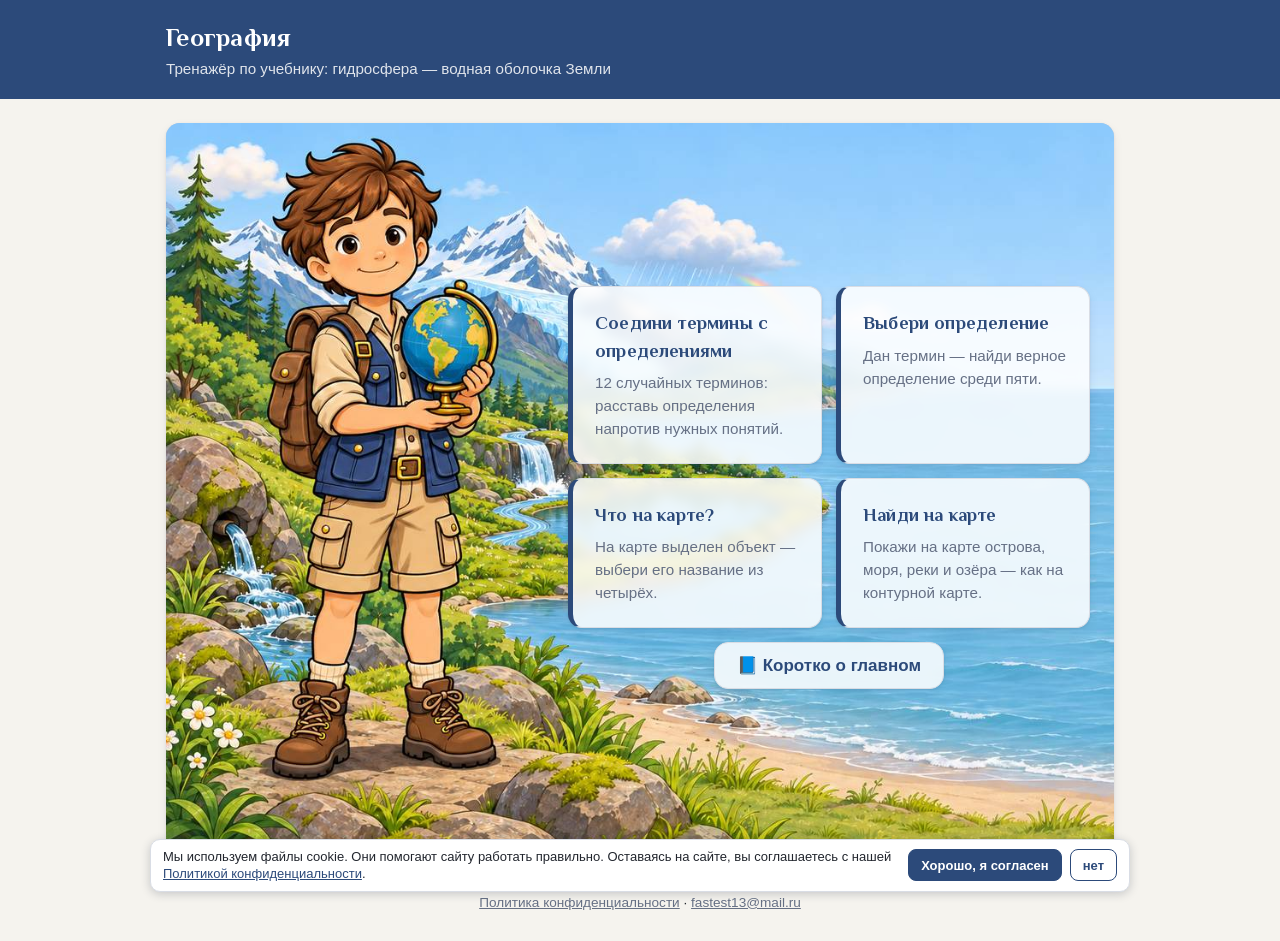
<file: index.html>
<!DOCTYPE html>
<html lang="ru">
<head>
  <meta charset="utf-8">
  <meta name="viewport" content="width=device-width, initial-scale=1">
  <title>География: гидросфера — тренажёр</title>
  <link rel="icon" type="image/png" sizes="32x32" href="favicon.png">
  <link rel="icon" type="image/svg+xml" href="favicon.svg">
  <link rel="stylesheet" href="css/style.css?v=20261113b">
</head>
<body>
  <header class="site-header">
    <div class="wrap">
      <h1>География</h1>
      <p class="subtitle">Тренажёр по учебнику: гидросфера — водная оболочка Земли</p>
    </div>
  </header>

  <main class="wrap">
    <section id="menu" class="menu">
      <figure class="hero"><img src="images/hero.jpg" alt="Мальчик-путешественник с глобусом на фоне гор, рек и океана" width="1280" height="853"></figure>
      <div class="menu-cards">
        <button type="button" class="menu-card" data-mode="match">
          <span class="menu-title">Соедини термины с определениями</span>
          <span class="menu-desc">12 случайных терминов: расставь определения напротив нужных понятий.</span>
        </button>
        <button type="button" class="menu-card" data-mode="terms">
          <span class="menu-title">Выбери определение</span>
          <span class="menu-desc">Дан термин — найди верное определение среди пяти.</span>
        </button>
        <button type="button" class="menu-card" data-mode="mapname">
          <span class="menu-title">Что на карте?</span>
          <span class="menu-desc">На карте выделен объект — выбери его название из четырёх.</span>
        </button>
        <button type="button" class="menu-card" data-mode="map">
          <span class="menu-title">Найди на карте</span>
          <span class="menu-desc">Покажи на карте острова, моря, реки и озёра — как на контурной карте.</span>
        </button>
        <a class="memo-pill" href="pamyatka.html">📘 Коротко о главном</a>
      </div>
    </section>

    <section id="mode" class="mode" hidden></section>
  </main>

  <footer class="site-footer wrap">
    <a href="privacy.html">Политика конфиденциальности</a>
    · <a href="mailto:fastest13@mail.ru?subject=%D0%A2%D0%B5%D1%81%D1%82%20%D0%93%D0%B8%D0%B4%D1%80%D0%BE%D1%81%D1%84%D0%B5%D1%80%D0%B0">fastest13@mail.ru</a>
  </footer>

  <script src="js/data.js?v=20261113b"></script>
  <script src="js/common.js?v=20261113b"></script>
  <script src="js/mode-match.js?v=20261113b"></script>
  <script src="js/mode-term-quiz.js?v=20261113b"></script>
  <script src="js/map-data.js?v=20261113b"></script>
  <script src="js/map-objects.js?v=20261113b"></script>
  <script src="js/map-view.js?v=20261113b"></script>
  <script src="js/mode-map.js?v=20261113b"></script>
  <script src="js/mode-map-name.js?v=20261113b"></script>
  <script src="js/analytics.js?v=20261113b"></script>
  <script src="js/app.js?v=20261113b"></script>
</body>
</html>
</file>
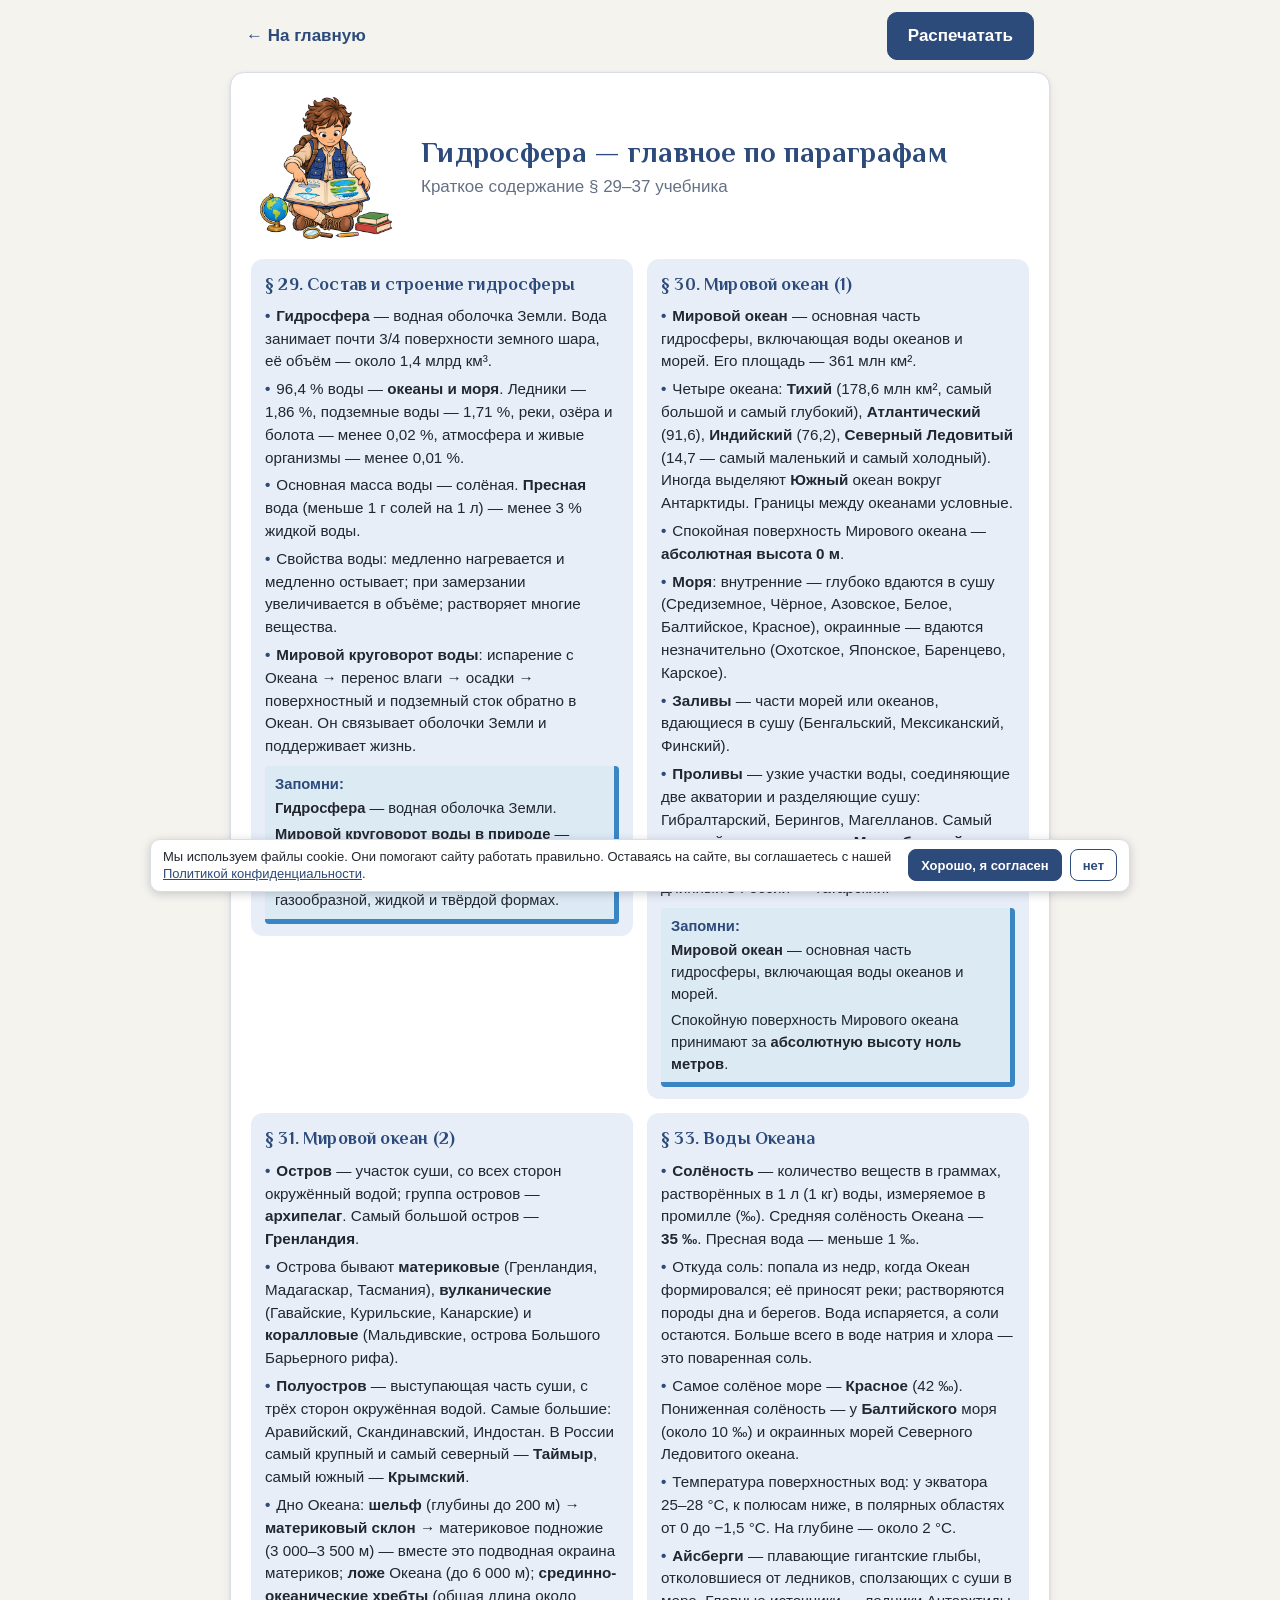
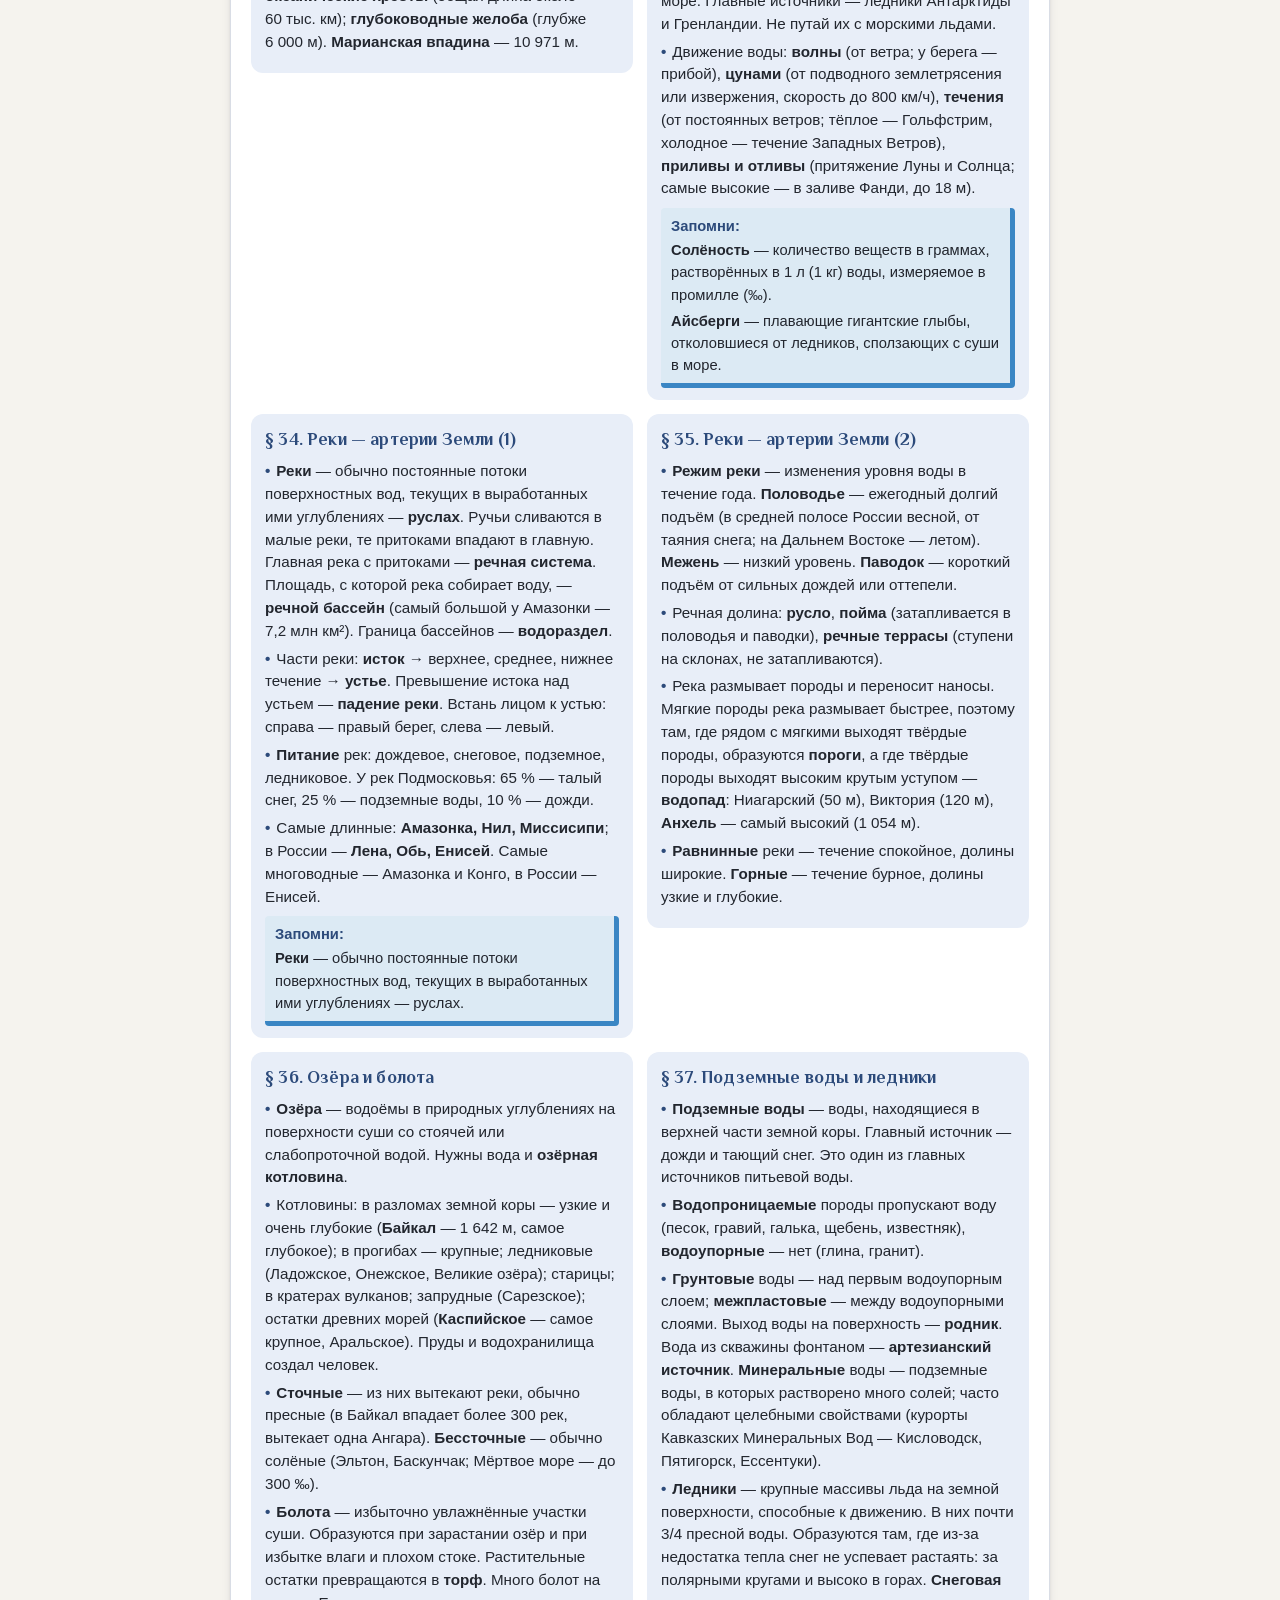
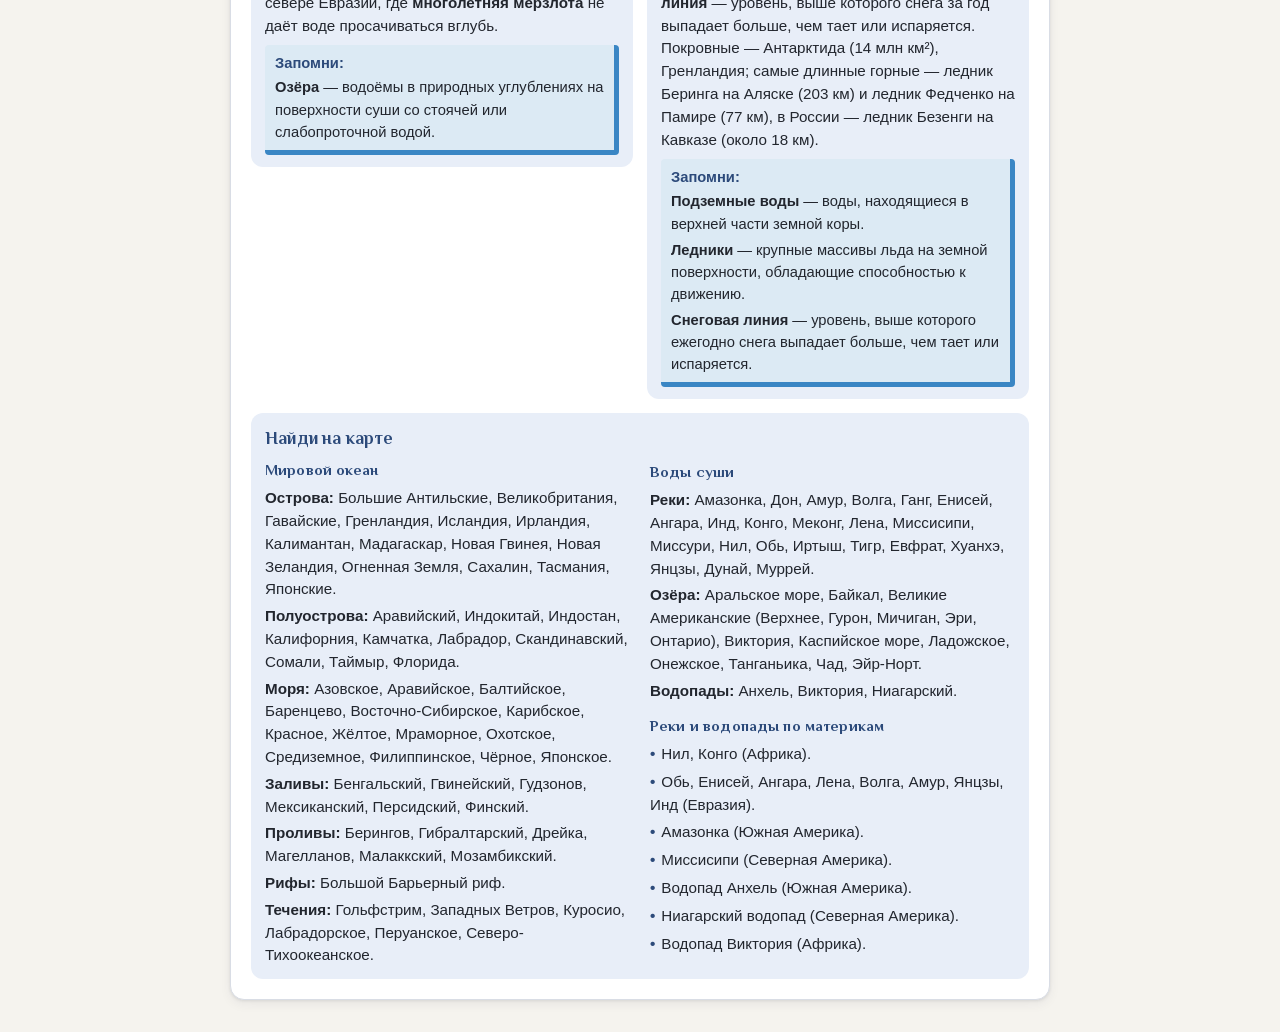
<file: pamyatka.html>
<!DOCTYPE html>
<html lang="ru">
<head>
  <meta charset="utf-8">
  <meta name="viewport" content="width=device-width, initial-scale=1">
  <title>Гидросфера — главное по параграфам</title>
  <link rel="icon" type="image/png" sizes="32x32" href="favicon.png">
  <link rel="icon" type="image/svg+xml" href="favicon.svg">
  <link rel="stylesheet" href="css/style.css?v=20261113b">
</head>
<body data-page="pamyatka">
  <div class="memo-bar">
    <a class="back-link" href="index.html">← На главную</a>
    <button type="button" class="btn primary" id="memo-print">Распечатать</button>
  </div>

  <main class="memo">
    <header class="memo-head">
      <img class="memo-pic" src="images/boy-study.png" alt="Мальчик-путешественник изучает атлас" width="480" height="480">
      <div>
        <h1>Гидросфера — главное по параграфам</h1>
        <p class="memo-sub">Краткое содержание § 29–37 учебника</p>
      </div>
    </header>

    <div class="memo-grid">
      <section class="memo-sec">
        <h2>§ 29. Состав и строение гидросферы</h2>
        <ul class="memo-list">
          <li><b>Гидросфера</b> — водная оболочка Земли. Вода занимает почти 3/4 поверхности земного шара, её объём — около 1,4&nbsp;млрд км³.</li>
          <li>96,4&nbsp;% воды — <b>океаны и моря</b>. Ледники — 1,86&nbsp;%, подземные воды — 1,71&nbsp;%, реки, озёра и болота — менее 0,02&nbsp;%, атмосфера и живые организмы — менее 0,01&nbsp;%.</li>
          <li>Основная масса воды — солёная. <b>Пресная</b> вода (меньше 1&nbsp;г солей на 1&nbsp;л) — менее 3&nbsp;% жидкой воды.</li>
          <li>Свойства воды: медленно нагревается и медленно остывает; при замерзании увеличивается в объёме; растворяет многие вещества.</li>
          <li><b>Мировой круговорот воды</b>: испарение с Океана → перенос влаги → осадки → поверхностный и подземный сток обратно в Океан. Он связывает оболочки Земли и поддерживает жизнь.</li>
        </ul>
        <div class="memo-defs">
          <p class="memo-defs-label">Запомни:</p>
          <p><b>Гидросфера</b> — водная оболочка Земли.</p>
          <p><b>Мировой круговорот воды в природе</b> — непрерывное перемещение воды в атмосфере, гидросфере, биосфере и земной коре в газообразной, жидкой и твёрдой формах.</p>
        </div>
      </section>
      <section class="memo-sec">
        <h2>§ 30. Мировой океан (1)</h2>
        <ul class="memo-list">
          <li><b>Мировой океан</b> — основная часть гидросферы, включающая воды океанов и морей. Его площадь — 361&nbsp;млн км².</li>
          <li>Четыре океана: <b>Тихий</b> (178,6&nbsp;млн км², самый большой и самый глубокий), <b>Атлантический</b> (91,6), <b>Индийский</b> (76,2), <b>Северный Ледовитый</b> (14,7 — самый маленький и самый холодный). Иногда выделяют <b>Южный</b> океан вокруг Антарктиды. Границы между океанами условные.</li>
          <li>Спокойная поверхность Мирового океана — <b>абсолютная высота 0&nbsp;м</b>.</li>
          <li><b>Моря</b>: внутренние — глубоко вдаются в сушу (Средиземное, Чёрное, Азовское, Белое, Балтийское, Красное), окраинные — вдаются незначительно (Охотское, Японское, Баренцево, Карское).</li>
          <li><b>Заливы</b> — части морей или океанов, вдающиеся в сушу (Бенгальский, Мексиканский, Финский).</li>
          <li><b>Проливы</b> — узкие участки воды, соединяющие две акватории и разделяющие сушу: Гибралтарский, Берингов, Магелланов. Самый длинный пролив в мире — <b>Мозамбикский</b>, самый широкий — <b>пролив Дрейка</b>; самый длинный в России — Татарский.</li>
        </ul>
        <div class="memo-defs">
          <p class="memo-defs-label">Запомни:</p>
          <p><b>Мировой океан</b> — основная часть гидросферы, включающая воды океанов и морей.</p>
          <p>Спокойную поверхность Мирового океана принимают за <b>абсолютную высоту ноль метров</b>.</p>
        </div>
      </section>
      <section class="memo-sec">
        <h2>§ 31. Мировой океан (2)</h2>
        <ul class="memo-list">
          <li><b>Остров</b> — участок суши, со всех сторон окружённый водой; группа островов — <b>архипелаг</b>. Самый большой остров — <b>Гренландия</b>.</li>
          <li>Острова бывают <b>материковые</b> (Гренландия, Мадагаскар, Тасмания), <b>вулканические</b> (Гавайские, Курильские, Канарские) и <b>коралловые</b> (Мальдивские, острова Большого Барьерного рифа).</li>
          <li><b>Полуостров</b> — выступающая часть суши, с трёх сторон окружённая водой. Самые большие: Аравийский, Скандинавский, Индостан. В России самый крупный и самый северный — <b>Таймыр</b>, самый южный — <b>Крымский</b>.</li>
          <li>Дно Океана: <b>шельф</b> (глубины до 200&nbsp;м) → <b>материковый склон</b> → материковое подножие (3&nbsp;000–3&nbsp;500&nbsp;м) — вместе это подводная окраина материков; <b>ложе</b> Океана (до 6&nbsp;000&nbsp;м); <b>срединно-океанические хребты</b> (общая длина около 60&nbsp;тыс. км); <b>глубоководные желоба</b> (глубже 6&nbsp;000&nbsp;м). <b>Марианская впадина</b> — 10&nbsp;971&nbsp;м.</li>
        </ul>
      </section>
      <section class="memo-sec">
        <h2>§ 33. Воды Океана</h2>
        <ul class="memo-list">
          <li><b>Солёность</b> — количество веществ в граммах, растворённых в 1&nbsp;л (1 кг) воды, измеряемое в промилле (‰). Средняя солёность Океана — <b>35&nbsp;‰</b>. Пресная вода — меньше 1&nbsp;‰.</li>
          <li>Откуда соль: попала из недр, когда Океан формировался; её приносят реки; растворяются породы дна и берегов. Вода испаряется, а соли остаются. Больше всего в воде натрия и хлора — это поваренная соль.</li>
          <li>Самое солёное море — <b>Красное</b> (42&nbsp;‰). Пониженная солёность — у <b>Балтийского</b> моря (около 10&nbsp;‰) и окраинных морей Северного Ледовитого океана.</li>
          <li>Температура поверхностных вод: у экватора 25–28&nbsp;°C, к полюсам ниже, в полярных областях от 0 до −1,5&nbsp;°C. На глубине — около 2&nbsp;°C.</li>
          <li><b>Айсберги</b> — плавающие гигантские глыбы, отколовшиеся от ледников, сползающих с суши в море. Главные источники — ледники Антарктиды и Гренландии. Не путай их с морскими льдами.</li>
          <li>Движение воды: <b>волны</b> (от ветра; у берега — прибой), <b>цунами</b> (от подводного землетрясения или извержения, скорость до 800&nbsp;км/ч), <b>течения</b> (от постоянных ветров; тёплое — Гольфстрим, холодное — течение Западных Ветров), <b>приливы и отливы</b> (притяжение Луны и Солнца; самые высокие — в заливе Фанди, до 18&nbsp;м).</li>
        </ul>
        <div class="memo-defs">
          <p class="memo-defs-label">Запомни:</p>
          <p><b>Солёность</b> — количество веществ в граммах, растворённых в 1&nbsp;л (1&nbsp;кг) воды, измеряемое в промилле (‰).</p>
          <p><b>Айсберги</b> — плавающие гигантские глыбы, отколовшиеся от ледников, сползающих с суши в море.</p>
        </div>
      </section>
      <section class="memo-sec">
        <h2>§ 34. Реки — артерии Земли (1)</h2>
        <ul class="memo-list">
          <li><b>Реки</b> — обычно постоянные потоки поверхностных вод, текущих в выработанных ими углублениях — <b>руслах</b>. Ручьи сливаются в малые реки, те притоками впадают в главную. Главная река с притоками — <b>речная система</b>. Площадь, с которой река собирает воду, — <b>речной бассейн</b> (самый большой у Амазонки — 7,2&nbsp;млн км²). Граница бассейнов — <b>водораздел</b>.</li>
          <li>Части реки: <b>исток</b> → верхнее, среднее, нижнее течение → <b>устье</b>. Превышение истока над устьем — <b>падение реки</b>. Встань лицом к устью: справа — правый берег, слева — левый.</li>
          <li><b>Питание</b> рек: дождевое, снеговое, подземное, ледниковое. У рек Подмосковья: 65&nbsp;% — талый снег, 25&nbsp;% — подземные воды, 10&nbsp;% — дожди.</li>
          <li>Самые длинные: <b>Амазонка, Нил, Миссисипи</b>; в России — <b>Лена, Обь, Енисей</b>. Самые многоводные — Амазонка и Конго, в России — Енисей.</li>
        </ul>
        <div class="memo-defs">
          <p class="memo-defs-label">Запомни:</p>
          <p><b>Реки</b> — обычно постоянные потоки поверхностных вод, текущих в выработанных ими углублениях — руслах.</p>
        </div>
      </section>
      <section class="memo-sec">
        <h2>§ 35. Реки — артерии Земли (2)</h2>
        <ul class="memo-list">
          <li><b>Режим реки</b> — изменения уровня воды в течение года. <b>Половодье</b> — ежегодный долгий подъём (в средней полосе России весной, от таяния снега; на Дальнем Востоке — летом). <b>Межень</b> — низкий уровень. <b>Паводок</b> — короткий подъём от сильных дождей или оттепели.</li>
          <li>Речная долина: <b>русло</b>, <b>пойма</b> (затапливается в половодья и паводки), <b>речные террасы</b> (ступени на склонах, не затапливаются).</li>
          <li>Река размывает породы и переносит наносы. Мягкие породы река размывает быстрее, поэтому там, где рядом с мягкими выходят твёрдые породы, образуются <b>пороги</b>, а где твёрдые породы выходят высоким крутым уступом — <b>водопад</b>: Ниагарский (50&nbsp;м), Виктория (120&nbsp;м), <b>Анхель</b> — самый высокий (1&nbsp;054&nbsp;м).</li>
          <li><b>Равнинные</b> реки — течение спокойное, долины широкие. <b>Горные</b> — течение бурное, долины узкие и глубокие.</li>
        </ul>
      </section>
      <section class="memo-sec">
        <h2>§ 36. Озёра и болота</h2>
        <ul class="memo-list">
          <li><b>Озёра</b> — водоёмы в природных углублениях на поверхности суши со стоячей или слабопроточной водой. Нужны вода и <b>озёрная котловина</b>.</li>
          <li>Котловины: в разломах земной коры — узкие и очень глубокие (<b>Байкал</b> — 1&nbsp;642&nbsp;м, самое глубокое); в прогибах — крупные; ледниковые (Ладожское, Онежское, Великие озёра); старицы; в кратерах вулканов; запрудные (Сарезское); остатки древних морей (<b>Каспийское</b> — самое крупное, Аральское). Пруды и водохранилища создал человек.</li>
          <li><b>Сточные</b> — из них вытекают реки, обычно пресные (в Байкал впадает более 300 рек, вытекает одна Ангара). <b>Бессточные</b> — обычно солёные (Эльтон, Баскунчак; Мёртвое море — до 300&nbsp;‰).</li>
          <li><b>Болота</b> — избыточно увлажнённые участки суши. Образуются при зарастании озёр и при избытке влаги и плохом стоке. Растительные остатки превращаются в <b>торф</b>. Много болот на севере Евразии, где <b>многолетняя мерзлота</b> не даёт воде просачиваться вглубь.</li>
        </ul>
        <div class="memo-defs">
          <p class="memo-defs-label">Запомни:</p>
          <p><b>Озёра</b> — водоёмы в природных углублениях на поверхности суши со стоячей или слабопроточной водой.</p>
        </div>
      </section>
      <section class="memo-sec">
        <h2>§ 37. Подземные воды и ледники</h2>
        <ul class="memo-list">
          <li><b>Подземные воды</b> — воды, находящиеся в верхней части земной коры. Главный источник — дожди и тающий снег. Это один из главных источников питьевой воды.</li>
          <li><b>Водопроницаемые</b> породы пропускают воду (песок, гравий, галька, щебень, известняк), <b>водоупорные</b> — нет (глина, гранит).</li>
          <li><b>Грунтовые</b> воды — над первым водоупорным слоем; <b>межпластовые</b> — между водоупорными слоями. Выход воды на поверхность — <b>родник</b>. Вода из скважины фонтаном — <b>артезианский источник</b>. <b>Минеральные</b> воды — подземные воды, в которых растворено много солей; часто обладают целебными свойствами (курорты Кавказских Минеральных Вод — Кисловодск, Пятигорск, Ессентуки).</li>
          <li><b>Ледники</b> — крупные массивы льда на земной поверхности, способные к движению. В них почти 3/4 пресной воды. Образуются там, где из-за недостатка тепла снег не успевает растаять: за полярными кругами и высоко в горах. <b>Снеговая линия</b> — уровень, выше которого снега за год выпадает больше, чем тает или испаряется. Покровные — Антарктида (14&nbsp;млн км²), Гренландия; самые длинные горные — ледник Беринга на Аляске (203&nbsp;км) и ледник Федченко на Памире (77&nbsp;км), в России — ледник Безенги на Кавказе (около 18&nbsp;км).</li>
        </ul>
        <div class="memo-defs">
          <p class="memo-defs-label">Запомни:</p>
          <p><b>Подземные воды</b> — воды, находящиеся в верхней части земной коры.</p>
          <p><b>Ледники</b> — крупные массивы льда на земной поверхности, обладающие способностью к движению.</p>
          <p><b>Снеговая линия</b> — уровень, выше которого ежегодно снега выпадает больше, чем тает или испаряется.</p>
        </div>
      </section>
      <section class="memo-sec memo-wide">
        <h2>Найди на карте</h2>
        <div class="memo-cols">
          <div class="memo-group">
            <h3>Мировой океан</h3>
            <p><b>Острова:</b> Большие Антильские, Великобритания, Гавайские, Гренландия, Исландия, Ирландия, Калимантан, Мадагаскар, Новая Гвинея, Новая Зеландия, Огненная Земля, Сахалин, Тасмания, Японские.</p>
            <p><b>Полуострова:</b> Аравийский, Индокитай, Индостан, Калифорния, Камчатка, Лабрадор, Скандинавский, Сомали, Таймыр, Флорида.</p>
            <p><b>Моря:</b> Азовское, Аравийское, Балтийское, Баренцево, Восточно-Сибирское, Карибское, Красное, Жёлтое, Мраморное, Охотское, Средиземное, Филиппинское, Чёрное, Японское.</p>
            <p><b>Заливы:</b> Бенгальский, Гвинейский, Гудзонов, Мексиканский, Персидский, Финский.</p>
            <p><b>Проливы:</b> Берингов, Гибралтарский, Дрейка, Магелланов, Малаккский, Мозамбикский.</p>
            <p><b>Рифы:</b> Большой Барьерный риф.</p>
            <p><b>Течения:</b> Гольфстрим, Западных Ветров, Куросио, Лабрадорское, Перуанское, Северо-Тихоокеанское.</p>
          </div>
          <div class="memo-group">
            <h3>Воды суши</h3>
            <p><b>Реки:</b> Амазонка, Дон, Амур, Волга, Ганг, Енисей, Ангара, Инд, Конго, Меконг, Лена, Миссисипи, Миссури, Нил, Обь, Иртыш, Тигр, Евфрат, Хуанхэ, Янцзы, Дунай, Муррей.</p>
            <p><b>Озёра:</b> Аральское море, Байкал, Великие Американские (Верхнее, Гурон, Мичиган, Эри, Онтарио), Виктория, Каспийское море, Ладожское, Онежское, Танганьика, Чад, Эйр-Норт.</p>
            <p><b>Водопады:</b> Анхель, Виктория, Ниагарский.</p>
          </div>
          <div class="memo-group">
            <h3>Реки и водопады по материкам</h3>
            <ul class="memo-list">
              <li>Нил, Конго (Африка).</li>
              <li>Обь, Енисей, Ангара, Лена, Волга, Амур, Янцзы, Инд (Евразия).</li>
              <li>Амазонка (Южная Америка).</li>
              <li>Миссисипи (Северная Америка).</li>
              <li>Водопад Анхель (Южная Америка).</li>
              <li>Ниагарский водопад (Северная Америка).</li>
              <li>Водопад Виктория (Африка).</li>
            </ul>
          </div>
        </div>
      </section>
    </div>
  </main>

  <script src="js/common.js?v=20261113b"></script>
  <script src="js/analytics.js?v=20261113b"></script>
  <script>
    document.getElementById('memo-print').addEventListener('click', function () { window.print(); });
  </script>
</body>
</html>
</file>
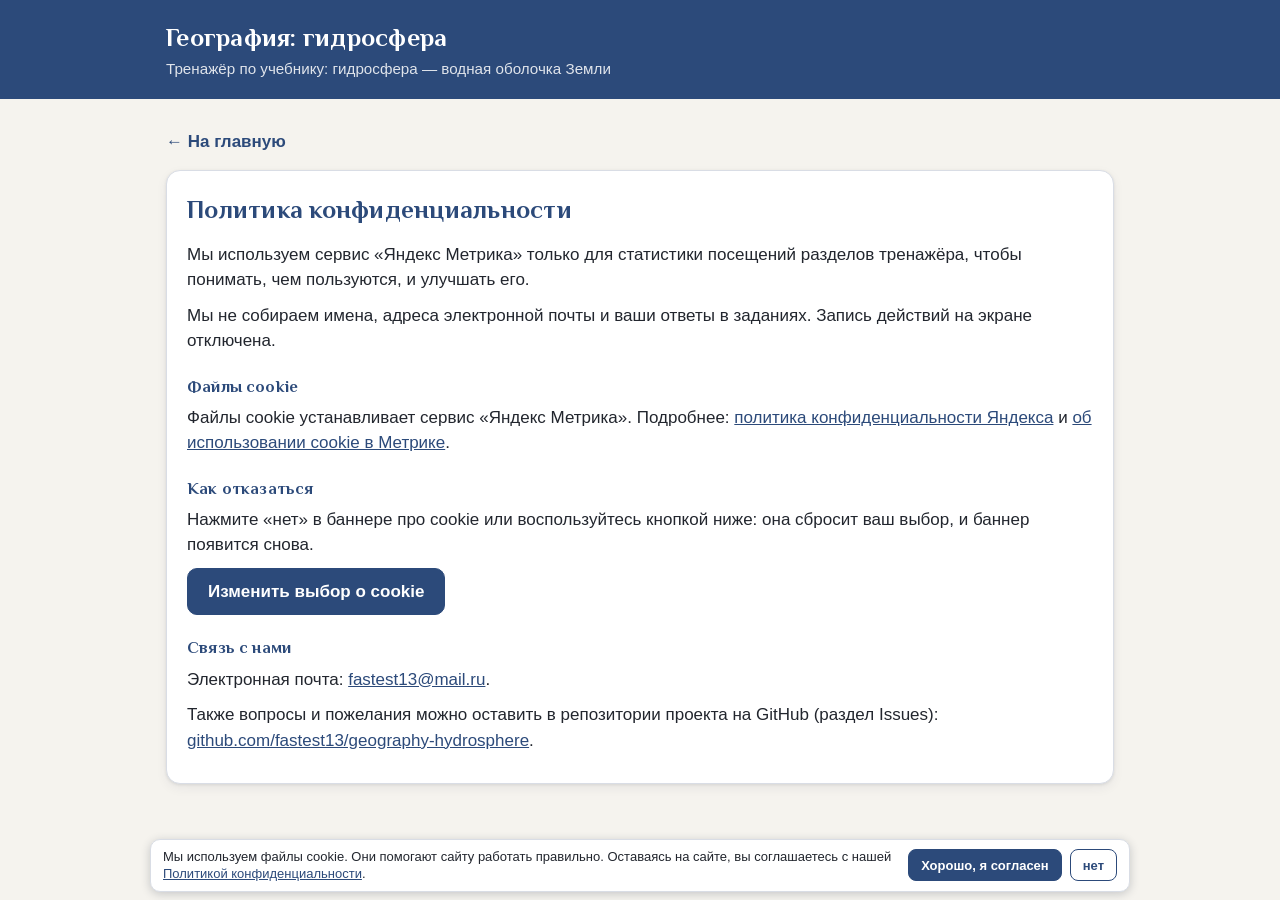
<file: privacy.html>
<!DOCTYPE html>
<html lang="ru">
<head>
  <meta charset="utf-8">
  <meta name="viewport" content="width=device-width, initial-scale=1">
  <title>Политика конфиденциальности — География: гидросфера</title>
  <link rel="icon" type="image/png" sizes="32x32" href="favicon.png">
  <link rel="icon" type="image/svg+xml" href="favicon.svg">
  <link rel="stylesheet" href="css/style.css?v=20261113b">
</head>
<body data-page="privacy">
  <header class="site-header">
    <div class="wrap">
      <h1>География: гидросфера</h1>
      <p class="subtitle">Тренажёр по учебнику: гидросфера — водная оболочка Земли</p>
    </div>
  </header>

  <main class="wrap privacy">
    <p><a class="back-link" href="index.html">← На главную</a></p>

    <div class="card">
      <h2>Политика конфиденциальности</h2>

      <p>Мы используем сервис «Яндекс Метрика» только для статистики посещений разделов тренажёра, чтобы
        понимать, чем пользуются, и улучшать его.</p>
      <p>Мы не собираем имена, адреса электронной почты и ваши ответы в заданиях. Запись действий на экране
        отключена.</p>

      <h3>Файлы cookie</h3>
      <p>Файлы cookie устанавливает сервис «Яндекс Метрика». Подробнее:
        <a href="https://yandex.ru/legal/confidential/" target="_blank" rel="noopener">политика конфиденциальности Яндекса</a>
        и
        <a href="https://yandex.ru/support/metrica/general/cookie-usage.html" target="_blank" rel="noopener">об использовании cookie в Метрике</a>.
      </p>

      <h3>Как отказаться</h3>
      <p>Нажмите «нет» в баннере про cookie или воспользуйтесь кнопкой ниже: она сбросит ваш выбор, и баннер
        появится снова.</p>
      <p><button type="button" class="btn primary" id="reset-consent">Изменить выбор о cookie</button></p>

      <h3>Связь с нами</h3>
      <p>Электронная почта: <a href="mailto:fastest13@mail.ru?subject=%D0%A2%D0%B5%D1%81%D1%82%20%D0%93%D0%B8%D0%B4%D1%80%D0%BE%D1%81%D1%84%D0%B5%D1%80%D0%B0">fastest13@mail.ru</a>.</p>
      <p>Также вопросы и пожелания можно оставить в репозитории проекта на GitHub (раздел Issues):
        <a href="https://github.com/fastest13/geography-hydrosphere" target="_blank" rel="noopener">github.com/fastest13/geography-hydrosphere</a>.
      </p>
    </div>
  </main>

  <footer class="site-footer wrap">
    <a href="index.html">На главную</a>
  </footer>

  <script src="js/common.js?v=20261113b"></script>
  <script src="js/analytics.js?v=20261113b"></script>
  <script>
    document.getElementById('reset-consent').addEventListener('click', function () { App.resetConsent(); });
  </script>
</body>
</html>
</file>
<file: css/style.css>
:root {
  --accent: #2c4a7a;
  --accent-dark: #1f3659;
  --accent-soft: #e8eef8;
  --bg: #f5f3ee;
  --card: #ffffff;
  --text: #22262e;
  --muted: #667085;
  --border: #d9dde5;
  --green: #2e7d32;
  --green-bg: #e6f4e7;
  --red: #c62828;
  --red-bg: #fbe9e9;
  --shadow: 0 1px 3px rgba(30, 40, 60, .10), 0 4px 12px rgba(30, 40, 60, .06);
}

/* Заголовочный шрифт Philosopher (SIL Open Font License), лежит в fonts/ — работает без интернета и в печати */
@font-face {
  font-family: 'Philosopher';
  font-style: normal;
  font-weight: 700;
  font-display: swap;
  src: url(../fonts/philosopher-700-cyrillic.woff2) format('woff2');
  unicode-range: U+0301, U+0400-045F, U+0490-0491, U+04B0-04B1, U+2116;
}
@font-face {
  font-family: 'Philosopher';
  font-style: normal;
  font-weight: 700;
  font-display: swap;
  src: url(../fonts/philosopher-700-latin.woff2) format('woff2');
  unicode-range: U+0000-00FF, U+0131, U+0152-0153, U+02BB-02BC, U+02C6, U+02DA, U+02DC, U+0304, U+0308, U+0329, U+2000-206F, U+20AC, U+2122, U+2191, U+2193, U+2212, U+2215, U+FEFF, U+FFFD;
}

* { box-sizing: border-box; }

html { -webkit-text-size-adjust: 100%; }

body {
  margin: 0;
  background: var(--bg);
  color: var(--text);
  font: 17px/1.5 -apple-system, BlinkMacSystemFont, "Segoe UI", Roboto, "Helvetica Neue", Arial, sans-serif;
  overflow-wrap: anywhere;
}

[hidden] { display: none !important; }

/* Все заголовки — шрифтом Philosopher */
h1, h2, h3, .menu-title, .result-grade {
  font-family: 'Philosopher', Georgia, 'Times New Roman', serif;
  font-weight: 700;
  letter-spacing: .01em;
}

.wrap { max-width: 980px; margin: 0 auto; padding: 0 16px; }

.site-header { background: var(--accent); color: #fff; padding: 22px 0 18px; margin-bottom: 24px; }
.site-header h1 { margin: 0; font-size: 1.6rem; line-height: 1.25; }
.subtitle { margin: 4px 0 0; opacity: .85; font-size: .95rem; }

main.wrap { padding-bottom: 32px; }

/* ---------- Кнопки ---------- */
.btn {
  min-height: 44px;
  padding: 10px 20px;
  border: 1px solid var(--accent);
  border-radius: 10px;
  background: #fff;
  color: var(--accent);
  font: inherit;
  font-weight: 600;
  cursor: pointer;
  touch-action: manipulation;
}
.btn:hover { background: var(--accent-soft); }
.btn.primary { background: var(--accent); color: #fff; }
.btn.primary:hover { background: var(--accent-dark); }
.btn.ghost { border-color: transparent; background: transparent; padding-left: 8px; padding-right: 12px; }
.btn.ghost:hover { background: var(--accent-soft); }
.btn:focus-visible, .option:focus-visible, .cell:focus-visible, .menu-card:focus-visible {
  outline: 3px solid rgba(44, 74, 122, .45);
  outline-offset: 2px;
}

/* ---------- Меню ---------- */
.menu {
  position: relative;
  display: flex; align-items: center; justify-content: flex-end;
  min-height: 440px;
  min-height: max(440px, calc(100vh - 170px));
  min-height: max(440px, calc(100svh - 170px));
  max-height: 760px;
  padding: 24px;
  border-radius: 14px;
  overflow: hidden;
  box-shadow: var(--shadow);
  background: #b9c7dc;
}
.hero {
  position: absolute; inset: 0; z-index: 0;
  margin: 0;
}
.hero img {
  display: block; width: 100%; height: 100%; margin: 0;
  object-fit: cover; object-position: left center;
}
.menu-cards {
  position: relative; z-index: 1;
  width: 58%;
  display: grid; grid-template-columns: 1fr 1fr; gap: 14px;
}
.menu-card {
  display: flex; flex-direction: column; gap: 8px;
  padding: 22px;
  text-align: left;
  font: inherit; color: inherit;
  background: rgba(255, 255, 255, .86);
  -webkit-backdrop-filter: blur(6px);
  backdrop-filter: blur(6px);
  border: 1px solid var(--border);
  border-left: 5px solid var(--accent);
  border-radius: 14px;
  box-shadow: var(--shadow);
  cursor: pointer;
  transition: transform .12s, box-shadow .12s;
  touch-action: manipulation;
}
.menu-card:hover { background: rgba(255, 255, 255, .94); transform: translateY(-2px); box-shadow: 0 2px 6px rgba(30,40,60,.14), 0 8px 20px rgba(30,40,60,.10); }
.memo-pill {
  grid-column: 1 / -1; justify-self: center;
  display: inline-flex; align-items: center; justify-content: center;
  min-height: 44px; padding: 10px 22px;
  background: rgba(255, 255, 255, .86);
  -webkit-backdrop-filter: blur(6px);
  backdrop-filter: blur(6px);
  border: 1px solid var(--border);
  border-radius: 14px;
  box-shadow: var(--shadow);
  color: var(--accent); font-weight: 700; text-decoration: none;
  transition: transform .12s, box-shadow .12s, background-color .12s;
  touch-action: manipulation;
}
.memo-pill:hover { background: rgba(255, 255, 255, .94); transform: translateY(-2px); box-shadow: 0 2px 6px rgba(30,40,60,.14), 0 8px 20px rgba(30,40,60,.10); }
.memo-pill:focus-visible { outline: 3px solid rgba(44, 74, 122, .45); outline-offset: 2px; }
.menu-title { font-size: 1.15rem; font-weight: 700; color: var(--accent); }
.menu-desc { color: var(--muted); font-size: .95rem; }

/* ---------- Общее для режимов ---------- */
.mode-head { display: flex; align-items: center; gap: 12px; margin-bottom: 12px; flex-wrap: wrap; }
.mode-head h2 { margin: 0; font-size: 1.25rem; color: var(--accent); }
.hint { margin: 0 0 14px; color: var(--muted); font-size: .95rem; }
.section-title { margin: 24px 0 10px; color: var(--accent); }

.card {
  background: var(--card);
  border: 1px solid var(--border);
  border-radius: 14px;
  box-shadow: var(--shadow);
  padding: 20px;
  margin-bottom: 14px;
}

.bar {
  position: sticky; bottom: 0; z-index: 5;
  display: flex; flex-wrap: wrap; gap: 10px; justify-content: center;
  margin: 18px -16px 0;
  padding: 12px 16px calc(12px + env(safe-area-inset-bottom));
  background: rgba(245, 243, 238, .95);
  border-top: 1px solid var(--border);
  backdrop-filter: blur(4px);
}
.bar .btn { flex: 1 1 160px; max-width: 320px; }

.result {
  display: flex; align-items: center; gap: 16px;
  padding: 18px;
  margin-bottom: 16px;
  border-radius: 14px;
  border: 2px solid var(--accent);
  background: var(--accent-soft);
  scroll-margin-top: 12px;
}
.result-knight { flex: 0 0 auto; display: block; width: 140px; max-width: 30%; height: auto; }
.result-body { flex: 1 1 auto; min-width: 0; display: flex; flex-direction: column; gap: 4px; }
.result-top { display: flex; flex-wrap: wrap; align-items: center; gap: 6px 12px; }
.share-btn {
  min-height: 40px;
  padding: 6px 14px;
  background: rgba(255, 255, 255, .75);
  color: var(--accent);
  border: 1px solid var(--accent);
  border-radius: 999px;
  font-size: .95rem;
  white-space: nowrap;
}
.share-btn:hover { background: #fff; }
.result.good .share-btn { color: var(--green); border-color: var(--green); }
.result.low .share-btn { color: var(--red); border-color: var(--red); }
.result-grade { font-size: 2rem; line-height: 1.15; font-weight: 700; color: var(--accent); }
.result-score { font-size: 1.15rem; font-weight: 600; color: var(--accent); }
.result-phrase { font-size: 1rem; color: var(--text); }
.result.good { border-color: var(--green); background: var(--green-bg); }
.result.good .result-grade, .result.good .result-score { color: var(--green); }
.result.low { border-color: var(--red); background: var(--red-bg); }
.result.low .result-grade, .result.low .result-score { color: var(--red); }

/* ---------- Викторина «Выбери определение» ---------- */
.progress-line { display: flex; justify-content: space-between; color: var(--muted); font-size: .95rem; margin-bottom: 6px; }
.progress-track { height: 6px; background: var(--accent-soft); border-radius: 3px; overflow: hidden; margin-bottom: 18px; }
.progress-fill { height: 100%; background: var(--accent); }
.prompt { font-weight: 700; margin-bottom: 18px; }
.prompt-term { font-size: 1.7rem; color: var(--accent); }
.options { display: flex; flex-direction: column; gap: 10px; }
.option {
  display: block; width: 100%;
  min-height: 48px; padding: 12px 14px;
  text-align: left; font: inherit; color: var(--text);
  background: #fff;
  border: 2px solid var(--border);
  border-radius: 10px;
  cursor: pointer;
  touch-action: manipulation;
}
.option:hover { border-color: var(--accent); background: var(--accent-soft); }
.option.locked { cursor: default; }
.option.locked:hover { border-color: var(--border); background: #fff; }
.option.correct, .option.correct:hover { border-color: var(--green); background: var(--green-bg); }
.option.wrong, .option.wrong:hover { border-color: var(--red); background: var(--red-bg); }

.note-ok { color: var(--green); font-weight: 600; text-align: center; }
.mistake-prompt { font-weight: 700; margin-bottom: 8px; color: var(--accent); }
.answer { padding: 8px 12px; border-radius: 8px; margin-top: 6px; }
.wrong-text { background: var(--red-bg); color: var(--red); }
.right-text { background: var(--green-bg); color: var(--green); }

/* ---------- Режим «Соедини термины» ---------- */
.match-grid {
  display: grid;
  grid-template-columns: 1fr 2fr;
  gap: 8px;
}
.cell {
  padding: 10px 12px;
  background: #fff;
  border: 2px solid var(--border);
  border-radius: 10px;
  font-size: .95rem;
  cursor: pointer;
  user-select: none;
  -webkit-user-select: none;
  touch-action: manipulation;
  position: relative;
  transition: transform .18s ease, box-shadow .18s ease, background-color .18s ease, border-color .18s ease;
}
.term-cell { font-weight: 700; color: var(--accent); display: flex; align-items: center; }
.cell:hover { border-color: var(--accent); }
.cell.selected { border-color: var(--accent); background: #dbe6f7; box-shadow: 0 0 0 3px rgba(44, 74, 122, .25); }
.cell.lifted {
  transform: translateY(-4px) scale(1.02);
  box-shadow: 0 0 0 3px rgba(44, 74, 122, .25), 0 8px 18px rgba(30, 40, 60, .28);
  z-index: 2;
}
.cell.flying { z-index: 3; }
.cell.just-paired { animation: pairPulse .6s ease-out; }
@keyframes pairPulse {
  from { background-color: #c4d8f5; border-color: var(--accent); box-shadow: 0 0 0 4px rgba(44, 74, 122, .35); }
}
@media (prefers-reduced-motion: reduce) {
  .cell { transition: none; }
  .cell.lifted { transform: none; }
  .cell.just-paired { animation: none; }
}
.match-grid.locked .cell { cursor: default; }
.match-grid.locked .cell:hover { border-color: var(--border); }
.cell.ok, .match-grid.locked .cell.ok:hover { border-color: var(--green); background: var(--green-bg); }
.cell.bad, .match-grid.locked .cell.bad:hover { border-color: var(--red); background: var(--red-bg); }
.fix { margin-top: 8px; padding-top: 8px; border-top: 1px dashed var(--green); color: var(--green); font-weight: 600; }

/* ---------- Мобильные ---------- */
@media (max-width: 640px) {
  body { font-size: 16px; }
  .site-header h1 { font-size: 1.35rem; }
  .menu {
    display: block;
    min-height: 0; max-height: none;
    padding: 0;
    border-radius: 12px;
    background: var(--accent-soft);
  }
  .hero { position: relative; inset: auto; height: 78vw; }
  .hero img { width: 100%; height: 100%; object-fit: cover; object-position: 0% 35%; }
  .menu-cards { width: 100%; grid-template-columns: 1fr; gap: 10px; padding: 0 12px 12px; margin-top: -36px; }
  .menu-card { padding: 16px; }
  .memo-pill { justify-self: stretch; }
  .prompt-term { font-size: 1.4rem; }
  .card { padding: 16px; }
  .result { gap: 12px; padding: 14px; }
  .result-knight { width: 96px; max-width: 30%; }
  .result-grade { font-size: 1.7rem; }
  .share-btn { padding: 4px 12px; font-size: .9rem; }
  .result-score { font-size: 1rem; }
  .result-phrase { font-size: .92rem; }
  .match-grid { gap: 5px; }
  .cell { padding: 7px 8px; font-size: .78rem; line-height: 1.35; border-width: 1.5px; border-radius: 8px; }
  .bar { gap: 8px; }
  .bar .btn { flex: 1 1 90px; max-width: none; padding: 8px 10px; font-size: .95rem; }
}

/* ---------- Подвал и страница политики ---------- */
.site-footer { padding-top: 8px; padding-bottom: 28px; text-align: center; font-size: .85rem; }
.site-footer a { color: var(--muted); }
.privacy .back-link { display: inline-block; padding: 6px 0; color: var(--accent); font-weight: 600; text-decoration: none; }
.privacy .back-link:hover { text-decoration: underline; }
.privacy h2 { margin: 0 0 12px; color: var(--accent); }
.privacy h3 { margin: 20px 0 6px; color: var(--accent); font-size: 1.05rem; }
.privacy p, .privacy ul { margin: 0 0 10px; }
.privacy ul { padding-left: 22px; }
.privacy a { color: var(--accent); }

/* ---------- Баннер cookie ---------- */
.cookie-banner {
  position: fixed; left: 0; right: 0; bottom: 0; z-index: 2000;
  padding: 0 16px calc(8px + env(safe-area-inset-bottom));
  pointer-events: none;
}
.cookie-inner {
  pointer-events: auto;
  max-width: 980px; margin: 0 auto;
  display: flex; align-items: center; gap: 12px;
  padding: 8px 12px;
  background: var(--card);
  border: 1px solid var(--border);
  border-radius: 10px;
  box-shadow: 0 2px 10px rgba(30, 40, 60, .22);
}
.cookie-text { margin: 0; flex: 1 1 auto; min-width: 0; font-size: 13px; line-height: 1.35; }
.cookie-text a { color: var(--accent); }
.cookie-actions { flex: 0 0 auto; display: flex; flex-wrap: nowrap; gap: 8px; }
.cookie-banner .btn { min-height: 32px; padding: 4px 12px; font-size: 13px; white-space: nowrap; border-radius: 8px; }

@media (max-width: 640px) {
  .cookie-banner { padding-left: 8px; padding-right: 8px; }
  .cookie-inner { flex-direction: column; align-items: stretch; gap: 8px; padding: 8px; }
  .cookie-text { font-size: 12px; }
  .cookie-actions { width: 100%; }
  .cookie-banner .btn { flex: 1 1 0; min-height: 34px; white-space: normal; }
}

/* ---------- Отказ от cookie: сайт скрыт ---------- */
html.cookie-blocked body > *:not(.cookie-refused) { display: none !important; }
html.cookie-blocked body { overflow: hidden; }
.cookie-refused {
  position: fixed; inset: 0; z-index: 3000;
  min-height: 100vh; min-height: 100svh;
  display: flex; flex-direction: column; align-items: center; justify-content: center;
  gap: 18px; padding: 24px 16px;
  background: var(--bg);
  text-align: center;
}
.refused-knight { width: 220px; max-width: 60%; height: auto; display: block; }
.refused-text { margin: 0; max-width: 460px; font-size: 1.15rem; font-weight: 600; color: var(--accent); }
.refused-link { color: var(--muted); font-size: .85rem; }

@media (max-width: 640px) {
  .refused-knight { width: 160px; }
  .refused-text { font-size: 1.05rem; }
}

/* ---------- Памятка «Гидросфера — главное по параграфам» ---------- */
.memo-bar {
  max-width: 820px; margin: 0 auto; padding: 12px 16px 0;
  display: flex; align-items: center; justify-content: space-between; gap: 12px; flex-wrap: wrap;
}
.memo-bar .back-link { color: var(--accent); font-weight: 600; text-decoration: none; }
.memo-bar .back-link:hover { text-decoration: underline; }
.memo {
  max-width: 820px; margin: 12px auto 32px; padding: 20px;
  background: var(--card); border: 1px solid var(--border); border-radius: 14px; box-shadow: var(--shadow);
  display: flex; flex-direction: column; gap: 16px;
}
.memo-head { display: flex; align-items: center; gap: 20px; }
.memo-pic { width: 150px; height: auto; flex: 0 0 auto; display: block; }
.memo h1 { margin: 0; font-size: 1.8rem; line-height: 1.2; color: var(--accent); }
.memo-sub { margin: 4px 0 0; color: var(--muted); }
.memo-grid { display: grid; grid-template-columns: 1fr 1fr; gap: 14px; align-items: start; }
.memo-sec { background: var(--accent-soft); border-radius: 12px; padding: 12px 14px; break-inside: avoid; }
.memo-sec h2 { margin: 0 0 8px; font-size: 1.1rem; color: var(--accent); }
.memo-sec p { margin: 0 0 6px; }
.memo-sec p:last-child { margin-bottom: 0; }
.memo-list { margin: 0 0 8px; padding-left: 0; list-style: none; }
.memo-list li { margin-bottom: 5px; font-size: .95rem; }
.memo-list li::before { content: "•"; color: var(--accent); font-weight: 700; margin-right: 6px; }
.memo-defs { margin-top: 8px; padding: 7px 10px; background: #dceaf4; border-right: 5px solid #3a86c4; border-bottom: 5px solid #3a86c4; border-radius: 4px; break-inside: avoid; }
.memo-defs p { margin: 0 0 4px; font-size: .92rem; }
.memo-defs p:last-child { margin-bottom: 0; }
.memo-defs .memo-defs-label { color: var(--accent); font-weight: 700; margin-bottom: 2px; }
.memo-wide { grid-column: 1 / -1; }
.memo-cols { display: grid; grid-template-columns: 1fr 1fr; gap: 4px 20px; align-items: start; }
.memo-group:first-child { grid-row: 1 / span 2; }
.memo-group h3 { margin: 0 0 5px; font-size: .95rem; color: var(--accent); }
.memo-group + .memo-group h3 { margin-top: 2px; }
.memo-group p { margin: 0 0 4px; font-size: .95rem; }
.memo-group .memo-list { margin-bottom: 0; }

@media (max-width: 640px) {
  .memo { padding: 14px; margin-left: 8px; margin-right: 8px; gap: 12px; }
  .memo-head { gap: 12px; }
  .memo-pic { width: 100px; }
  .memo h1 { font-size: 1.3rem; }
  .memo-grid { grid-template-columns: 1fr; }
  .memo-cols { grid-template-columns: 1fr; }
  .memo-group:first-child { grid-row: auto; }
}

@media print {
  @page { size: A4; margin: 10mm; }
  body[data-page="pamyatka"] { background: #fff; font-size: 9.3pt; line-height: 1.25; -webkit-print-color-adjust: exact; print-color-adjust: exact; }
  body[data-page="pamyatka"] .memo-bar,
  body[data-page="pamyatka"] .cookie-banner,
  body[data-page="pamyatka"] .cookie-refused { display: none !important; }
  body[data-page="pamyatka"] .memo { max-width: none; margin: 0; padding: 0; border: 0; border-radius: 0; box-shadow: none; gap: 5px; }
  body[data-page="pamyatka"] .memo-head { gap: 12px; }
  body[data-page="pamyatka"] .memo-pic { width: 26mm; }
  body[data-page="pamyatka"] .memo h1 { font-size: 18pt; }
  body[data-page="pamyatka"] .memo-sub { font-size: 10pt; }
  body[data-page="pamyatka"] .memo-grid { display: block; columns: 2; column-gap: 6px; }
  body[data-page="pamyatka"] .memo-sec { padding: 4px 8px; border-radius: 8px; margin-bottom: 6px; break-inside: avoid; }
  body[data-page="pamyatka"] .memo-sec h2 { font-size: 10.5pt; margin-bottom: 3px; }
  body[data-page="pamyatka"] .memo-sec p { margin-bottom: 2px; }
  body[data-page="pamyatka"] .memo-list { margin-bottom: 3px; }
  body[data-page="pamyatka"] .memo-list li { margin-bottom: 2px; font-size: inherit; }
  body[data-page="pamyatka"] .memo-defs { padding: 4px 7px; margin-top: 5px; border-right-width: 3px; border-bottom-width: 3px; }
  body[data-page="pamyatka"] .memo-defs p { font-size: 9pt; margin-bottom: 2px; }
  body[data-page="pamyatka"] .memo-wide { column-span: all; break-inside: avoid; margin-top: 2px; }
  body[data-page="pamyatka"] .memo-cols { gap: 2px 14px; }
  body[data-page="pamyatka"] .memo-group h3 { font-size: 9.5pt; margin-bottom: 2px; }
  body[data-page="pamyatka"] .memo-group p { font-size: inherit; margin-bottom: 2px; }
}

/* ---------- Режим «Найди на карте» ---------- */
.map-target { color: var(--accent); font-weight: 700; }
.map-chips { display: flex; flex-wrap: wrap; gap: 5px; margin: 10px 0; }
.map-chip {
  min-height: 32px; padding: 4px 9px;
  font: inherit; font-size: .85rem; color: var(--accent);
  background: #fff; border: 1px solid var(--accent); border-radius: 999px;
  cursor: pointer; touch-action: manipulation;
}
.map-chip.active { background: var(--accent); color: #fff; }
.map-chip:focus-visible, .map-zoom-btn:focus-visible { outline: 3px solid var(--accent); outline-offset: 2px; }
.map-box {
  width: 100%; aspect-ratio: 1 / 1;
  border: 1px solid var(--border); border-radius: 10px;
  overflow: hidden; background: #cfe3f1; position: relative;
}
.map-svg { display: block; width: 100%; height: 100%; user-select: none; -webkit-user-select: none; -webkit-tap-highlight-color: transparent; }
.map-zoom { position: absolute; left: 8px; bottom: 8px; display: flex; flex-direction: column; gap: 6px; }
.map-zoom-btn {
  width: 36px; height: 36px; padding: 0; font: inherit; font-size: 1.4rem; line-height: 1; color: var(--accent);
  background: rgba(255, 255, 255, .92); border: 1px solid var(--border); border-radius: 8px;
  box-shadow: 0 1px 3px rgba(30, 40, 60, .25); cursor: pointer; touch-action: manipulation;
}
.map-zoom-btn:disabled { opacity: .4; cursor: default; }
.map-banner {
  position: absolute; left: 8px; right: 8px; top: 8px;
  display: flex; flex-wrap: wrap; align-items: center; gap: 8px;
  padding: 8px 10px; border-radius: 10px;
  font-weight: 600; font-size: .95rem; line-height: 1.3;
  box-shadow: 0 2px 8px rgba(30, 40, 60, .25);
}
.map-banner.bottom { top: auto; bottom: 8px; }
.map-banner[hidden] { display: none; }
.map-banner.ok { color: var(--green); background: var(--green-bg); border: 1px solid var(--green); }
.map-banner.bad { color: var(--red); background: var(--red-bg); border: 1px solid var(--red); }
.map-banner-text { flex: 100 1 150px; min-width: 0; }
.map-banner .btn { flex: 1 0 auto; min-height: 36px; padding: 6px 14px; font-size: .9rem; }
@media (min-width: 600px) {
  .map-box { aspect-ratio: 16 / 10; }
}
@media (max-width: 380px) {
  .map-chips { gap: 4px; }
  .map-chip { min-height: 30px; padding: 4px 7px; font-size: .8rem; }
}
.map-view + .options { margin-top: 14px; }
/* «Что на карте?» на широком экране: варианты и «Далее» поверх карты */
@media (min-width: 601px) {
  .map-view.map-fit .map-box {
    width: min(100%, calc((100vh - 240px) * 1.6));
    margin: 0 auto;
  }
  .map-panel {
    position: absolute; left: 50%; transform: translateX(-50%); bottom: 8px; width: min(calc(100% - 16px), 720px);
    display: flex; flex-wrap: wrap; align-items: center; gap: 8px;
    padding: 8px; border-radius: 10px;
    background: rgba(255, 255, 255, .94);
    box-shadow: 0 2px 8px rgba(30, 40, 60, .25);
  }
  .map-panel.top { bottom: auto; top: 8px; }
  .map-panel .options {
    flex: 1 1 360px; min-width: 0;
    display: grid; grid-template-columns: 1fr 1fr; gap: 8px; align-items: stretch;
  }
  .map-panel .option { min-height: 40px; padding: 8px 12px; font-size: .95rem; }
  .map-fit .map-chips .btn {
    margin-left: auto; min-height: 32px; padding: 4px 18px; font-size: .9rem;
  }
  /* до ответа кнопка невидима, но место занимает — карта не прыгает */
  .map-fit .map-chips .btn[hidden] { display: inline-flex !important; visibility: hidden; }
}
</file>
